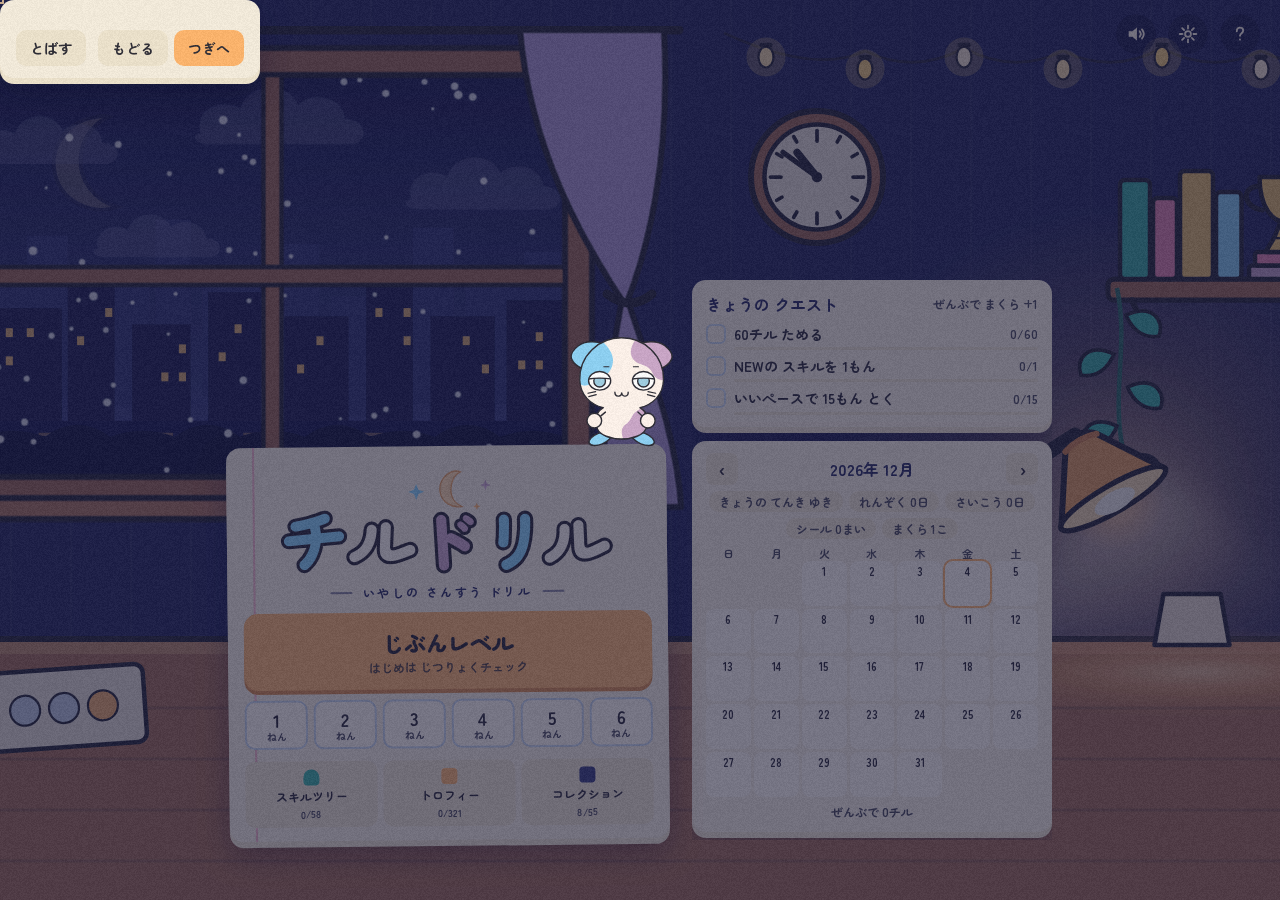
<file: app/index.html>
<!doctype html>
<html lang="ja">
<head>
  <meta charset="utf-8">
  <meta name="viewport" content="width=device-width, initial-scale=1, viewport-fit=cover">
  <meta name="theme-color" content="#2A2D5E">
  <meta name="description" content="Lo-Fiを流しながら、チルネコと並んで静かに続ける算数ドリル。">
  <title>チルドリル</title>
  <link rel="icon" href="icon.svg" type="image/svg+xml">
  <link rel="stylesheet" href="style.css">
  <script type="module" src="js/main.js"></script>
</head>
<body class="screen-title-on">
  <div id="room" class="room" aria-hidden="true"></div>
  <div class="breath-glow" id="breath-glow" aria-hidden="true"></div>
  <div id="grain" class="grain" aria-hidden="true"></div>

  <main id="app">
    <!-- Top bar: tape progress (play), sound, stop, settings -->
    <header class="bar" id="bar">
      <div class="tape" id="tape" role="progressbar" aria-label="きょくの すすみぐあい" aria-valuemin="0" aria-valuemax="100" aria-valuenow="0">
        <svg viewBox="0 0 120 50"><rect x="2" y="4" width="116" height="42" rx="7" class="tape-body"/><rect x="14" y="37" width="92" height="5" rx="2.5" class="tape-track"/><rect x="14" y="37" width="0" height="5" rx="2.5" class="tape-fill" id="tape-fill"/><rect x="18" y="13" width="84" height="20" rx="10" class="tape-window"/><g class="reel" id="reel-l"><circle cx="38" cy="23" r="7"/><path d="M38 16 L38 30 M31 23 L45 23"/></g><g class="reel" id="reel-r"><circle cx="82" cy="23" r="7"/><path d="M82 16 L82 30 M75 23 L89 23"/></g><circle cx="38" cy="23" r="9" class="spool" id="spool-l"/><circle cx="82" cy="23" r="9" class="spool" id="spool-r"/></svg>
      </div>
      <div class="tape-rack" id="tape-rack" role="img" hidden></div>
      <span class="clock" id="clock" hidden></span>
      <span class="chill-chip" id="chill-chip" aria-label="きょうの チル">0チル</span>
      <span class="demo-chip" id="demo-chip" hidden>じどう プレイちゅう・タップで おわる</span>
      <span class="spacer"></span>
      <button type="button" class="icon-btn" id="mute" aria-label="音を けす" aria-pressed="false"><svg viewBox="0 0 24 24" aria-hidden="true"><path d="M4 9 H8 L13 5 V19 L8 15 H4 Z" class="ico"/><path d="M16 9 Q18.5 12 16 15 M18.5 7 Q22.5 12 18.5 17" class="ico-line on"/><path d="M16.5 9.5 L21.5 14.5 M21.5 9.5 L16.5 14.5" class="ico-line off"/></svg></button>
      <button type="button" class="icon-btn" id="open-settings" aria-label="せってい" aria-haspopup="dialog"><svg viewBox="0 0 24 24" aria-hidden="true"><circle cx="12" cy="12" r="3.2" class="ico-line"/><path d="M12 3 V6 M12 18 V21 M3 12 H6 M18 12 H21 M5.6 5.6 L7.8 7.8 M16.2 16.2 L18.4 18.4 M5.6 18.4 L7.8 16.2 M16.2 7.8 L18.4 5.6" class="ico-line"/></svg></button>
      <button type="button" class="icon-btn" id="open-guide" aria-label="あそびかた" aria-haspopup="dialog"><svg viewBox="0 0 24 24" aria-hidden="true"><path d="M8.5 9 C8.5 6.5 10 5 12 5 C14 5 15.5 6.5 15.5 8.5 C15.5 11 12 11.5 12 14 M12 18 V18.2" class="ico-line"/></svg></button>
      <button type="button" class="stop-btn" id="stop" hidden>ここまで</button>
    </header>

    <div class="stage" id="stage">
      <div id="neko-host" class="neko-host" aria-hidden="true"></div>

      <!-- Title: the cover of the notebook -->
      <section id="screen-title" class="screen is-active" aria-labelledby="logo">
        <div class="cover paper">
          <h1 id="logo" class="logo" aria-label="チルドリル いやしの さんすう ドリル"><svg class="logo-mark" viewBox="0 0 360 132" aria-hidden="true">
            <g class="logo-sky"><path class="logo-moon" d="M190 8 C178 10 171 21 173 32 C175 43 186 50 197 48 C190 45 185 38 185 29 C185 20 189 12 196 9 C194 8 192 8 190 8 Z"/><path class="logo-star" d="M146 22 L148.5 28.5 L155 31 L148.5 33.5 L146 40 L143.5 33.5 L137 31 L143.5 28.5 Z"/><path class="logo-star s2" d="M224 18 L225.6 22.4 L230 24 L225.6 25.6 L224 30 L222.4 25.6 L218 24 L222.4 22.4 Z"/><path class="logo-star s3" d="M214 44 L215 46.8 L218 48 L215 49.2 L214 52 L213 49.2 L210 48 L213 46.8 Z"/></g>
            <text class="logo-word" x="180" y="116" text-anchor="middle" rotate="-5 3 -3 4 -2"><tspan class="c1">チ</tspan><tspan class="c2" dy="-3">ル</tspan><tspan class="c3" dy="4">ド</tspan><tspan class="c1" dy="-4">リ</tspan><tspan class="c2" dy="3">ル</tspan></text>
          </svg><small>いやしの さんすう ドリル</small></h1>
          <div class="modes" id="modes">
            <button type="button" id="start" class="big-btn">じぶんレベル<small id="level-sub">はじめは じつりょくチェック</small></button>
            <button type="button" id="start-review" class="sub-btn" hidden>ふくしゅう <b id="review-count">0</b></button>
            <div class="grades" role="group" aria-label="学年べつ">
              <button type="button" data-grade="1">1<small>ねん</small></button><button type="button" data-grade="2">2<small>ねん</small></button><button type="button" data-grade="3">3<small>ねん</small></button>
              <button type="button" data-grade="4">4<small>ねん</small></button><button type="button" data-grade="5">5<small>ねん</small></button><button type="button" data-grade="6">6<small>ねん</small></button>
            </div>
          </div>
          <div class="room-links">
            <button type="button" id="open-tree" class="link-btn"><i class="li plant" aria-hidden="true"></i>スキルツリー <b id="tree-badge"></b></button>
            <button type="button" id="open-trophy" class="link-btn"><i class="li shelf" aria-hidden="true"></i>トロフィー <b id="trophy-badge"></b></button>
            <button type="button" id="open-collect" class="link-btn"><i class="li radio" aria-hidden="true"></i>コレクション <b id="collect-badge"></b></button>
          </div>
        </div>
        <div class="title-cards">
          <section class="paper card quest-card" id="quests" aria-labelledby="quest-title">
            <div class="card-head"><h2 id="quest-title">きょうの クエスト</h2><span class="quest-reward" id="quest-reward"></span></div>
            <ol class="quest-list" id="quest-list"></ol>
          </section>
          <section class="paper card cal-card" id="calendar" aria-labelledby="cal-title">
            <div class="card-head">
              <button type="button" class="cal-nav" id="cal-prev" aria-label="前の月">‹</button>
              <h2 id="cal-title">カレンダー</h2>
              <button type="button" class="cal-nav" id="cal-next" aria-label="次の月">›</button>
            </div>
            <div class="cal-badges" id="cal-badges"></div>
            <div class="cal-week" aria-hidden="true"><span>日</span><span>月</span><span>火</span><span>水</span><span>木</span><span>金</span><span>土</span></div>
            <div class="cal-grid" id="cal-grid"></div>
            <p class="cal-total" id="cal-total"></p>
          </section>
        </div>
      </section>

      <!-- Play: the notebook and the keypad -->
      <section id="screen-play" class="screen" aria-label="けいさん">
        <div class="notebook paper" id="notebook">
          <div class="margin" aria-hidden="true"></div>
          <div class="page" aria-live="off"></div>
          <p class="step-label" id="step-label" aria-live="polite">&nbsp;</p>
          <div class="breath-guide intro" id="breath-guide" hidden aria-hidden="true"><i class="breath-orb"><b id="breath-count"></b></i><span class="breath-text">まずは いっしょに<br>しんこきゅう</span><span class="breath-cue" id="breath-cue"></span></div>
        </div>
        <div class="pad" id="pad" role="group" aria-label="すうじの にゅうりょく">
          <button type="button" data-key="7">7</button><button type="button" data-key="8">8</button><button type="button" data-key="9">9</button>
          <button type="button" data-key="4">4</button><button type="button" data-key="5">5</button><button type="button" data-key="6">6</button>
          <button type="button" data-key="1">1</button><button type="button" data-key="2">2</button><button type="button" data-key="3">3</button>
          <button type="button" data-key="Backspace" class="del" aria-label="1けた けす"><svg viewBox="0 0 24 24" aria-hidden="true"><path d="M8 6 H20 V18 H8 L3 12 Z" class="ico-line"/><path d="M11 9.5 L16 14.5 M16 9.5 L11 14.5" class="ico-line"/></svg></button><button type="button" data-key="0" class="zero">0</button>
        </div>
      </section>

      <!-- Result: the next page of the notebook -->
      <section id="screen-result" class="screen" aria-labelledby="result-title">
        <div class="paper sheet-card result-card">
          <p class="chip" id="result-title">きょうの ページ</p>
          <p class="score"><b id="r-score">100</b><span>てん</span></p>
          <p class="e-break" id="r-break"></p>
          <dl class="stats" id="r-stats"></dl>
          <div class="chill-sum" id="r-chill"></div>
          <div class="extras-row">
            <div class="timelapse" id="e-lapse"><div class="lapse-room room" id="e-lapse-room" aria-hidden="true"></div><ol class="lapse-note" id="e-lapse-note" aria-label="といた もんだい"></ol><span class="lapse-count" id="e-lapse-count" aria-hidden="true"></span><button type="button" class="mini-btn" id="e-lapse-play">タイムラプス ▶</button></div>
          </div>
          <div id="r-growth" class="growth"></div>
          <div id="r-skills" class="skill-news"></div>
          <div id="r-quests" class="quest-mini"></div>
          <div id="r-notes" class="quiet-notes"></div>
          <div id="e-mood" class="mood" hidden>
            <p>きょうの でき</p>
            <div class="mood-row" role="group" aria-label="きょうの でき"></div>
          </div>
        </div>
        <div class="actions" id="r-actions">
          <button type="button" class="big-btn" id="go-okawari">おかわり<small>カセットを もう 1ぽん。いっかいで せいかいが 8わり いじょうなら つぎの カセットへ（さいだい 5ほん）</small></button>
          <button type="button" class="big-btn" id="go-again" hidden>もう いちど</button>
          <button type="button" class="sub-btn" id="go-review" hidden>まちがえた もんだいを ふくしゅう</button>
          <button type="button" class="sub-btn" id="go-end">きょうは ここまで</button>
        </div>
      </section>

    </div>
  </main>

  <!-- Dialogs (paper cards over the room) -->
  <div class="dialog" id="dlg" hidden>
    <div class="dlg-veil" data-close></div>
    <section class="dlg-card paper" role="dialog" aria-modal="true" aria-labelledby="dlg-title">
      <header class="dlg-head"><h2 id="dlg-title"></h2><button type="button" class="dlg-x" data-close aria-label="とじる">×</button></header>
      <div class="dlg-body" id="dlg-body"></div>
      <footer class="dlg-foot" id="dlg-foot"></footer>
    </section>
  </div>
  <div class="toast" id="toast" role="status" aria-live="polite"></div>
</body>
</html>
</file>
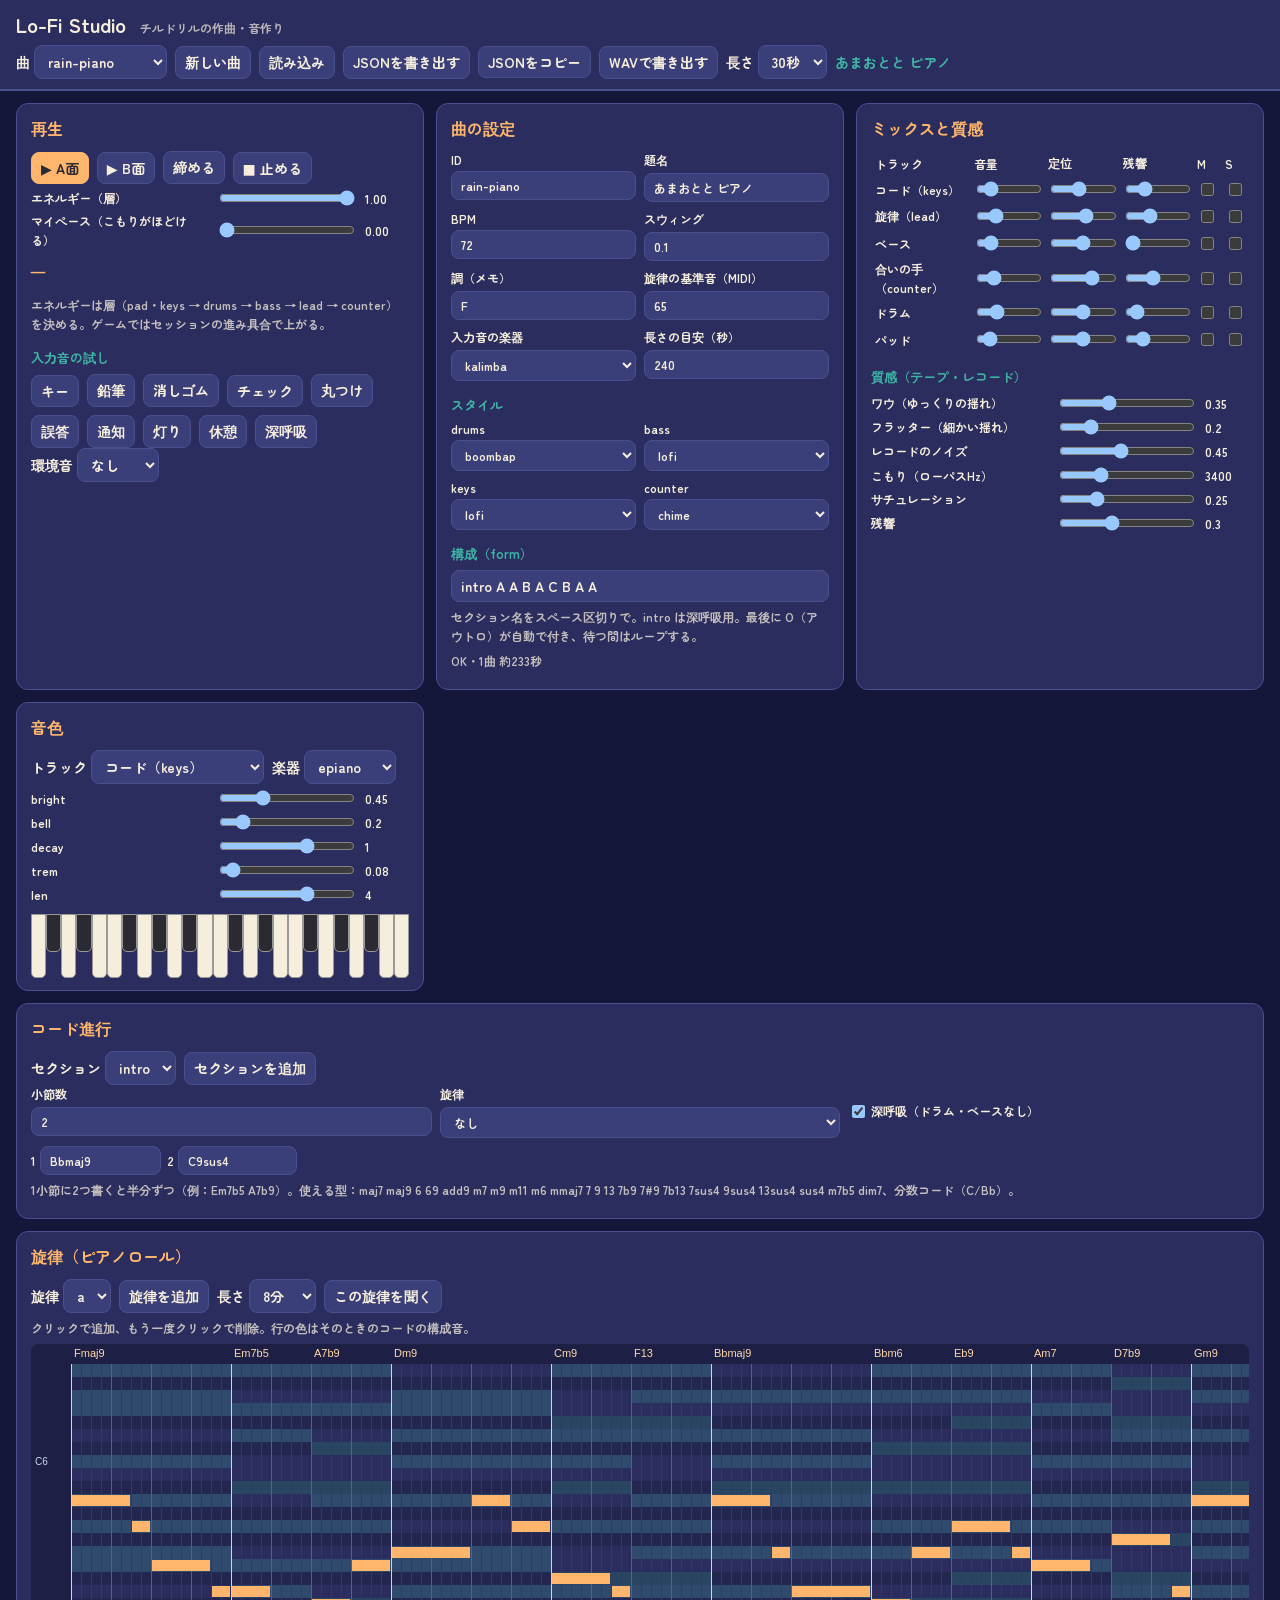
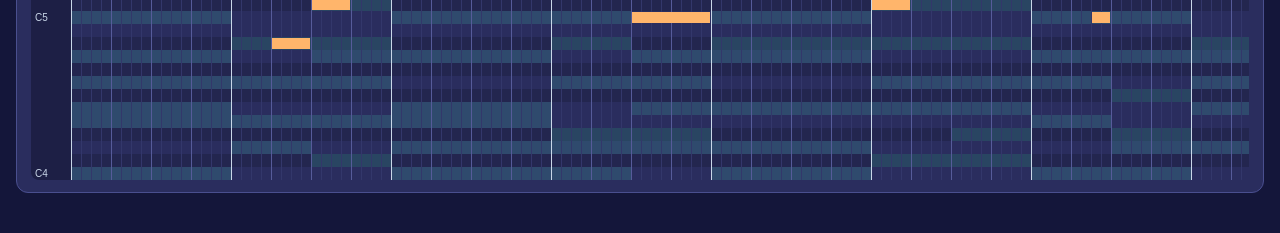
<file: tools/lofi-studio/index.html>
<!doctype html>
<html lang="ja">
<head>
  <meta charset="utf-8">
  <meta name="viewport" content="width=device-width, initial-scale=1">
  <title>Lo-Fi Studio — チルドリル</title>
  <link rel="stylesheet" href="studio.css">
  <script type="module" src="studio.js"></script>
</head>
<body>
  <header class="top">
    <h1>Lo-Fi Studio <small>チルドリルの作曲・音作り</small></h1>
    <div class="row">
      <label>曲 <select id="song-pick"></select></label>
      <button id="new-song" type="button">新しい曲</button>
      <label class="file">読み込み <input id="import" type="file" accept=".json,application/json"></label>
      <button id="export" type="button">JSONを書き出す</button>
      <button id="copy" type="button">JSONをコピー</button>
      <button id="render" type="button">WAVで書き出す</button>
      <label>長さ <select id="render-len"><option value="30">30秒</option><option value="60">60秒</option><option value="full">1曲</option></select></label>
      <span id="status" class="status" role="status"></span>
    </div>
  </header>

  <main class="grid">
    <section class="panel transport" aria-labelledby="h-transport">
      <h2 id="h-transport">再生</h2>
      <div class="row">
        <button id="play" type="button" class="primary">▶ A面</button>
        <button id="play-b" type="button">▶ B面</button>
        <button id="finish" type="button">締める</button>
        <button id="stop" type="button">■ 止める</button>
      </div>
      <label class="slider">エネルギー（層） <input id="energy" type="range" min="0" max="1" step="0.01" value="1"><output id="energy-v">1.00</output></label>
      <label class="slider">マイペース（こもりがほどける） <input id="flow" type="range" min="0" max="1" step="0.01" value="0"><output id="flow-v">0.00</output></label>
      <p class="pos" id="pos">—</p>
      <p class="hint">エネルギーは層（pad・keys → drums → bass → lead → counter）を決める。ゲームではセッションの進み具合で上がる。</p>
      <h3>入力音の試し</h3>
      <div class="row" id="sfx-row">
        <button data-sfx="key" type="button">キー</button><button data-sfx="write" type="button">鉛筆</button><button data-sfx="erase" type="button">消しゴム</button>
        <button data-sfx="check" type="button">チェック</button><button data-sfx="maru" type="button">丸つけ</button><button data-sfx="wrong" type="button">誤答</button>
        <button data-sfx="notify" type="button">通知</button><button data-sfx="lantern" type="button">灯り</button><button data-sfx="chime" type="button">休憩</button><button data-sfx="breath" type="button">深呼吸</button>
      </div>
      <label>環境音 <select id="ambient"><option value="none">なし</option><option value="rain">雨</option><option value="fire">焚き火</option><option value="cafe">カフェ</option><option value="insects">虫の声</option></select></label>
    </section>

    <section class="panel song" aria-labelledby="h-song">
      <h2 id="h-song">曲の設定</h2>
      <div class="fields">
        <label>ID <input id="f-id" type="text"></label>
        <label>題名 <input id="f-title" type="text"></label>
        <label>BPM <input id="f-bpm" type="number" min="60" max="100" step="1"></label>
        <label>スウィング <input id="f-swing" type="number" min="0" max="0.4" step="0.01"></label>
        <label>調（メモ） <input id="f-key" type="text"></label>
        <label>旋律の基準音（MIDI） <input id="f-leadbase" type="number" min="48" max="84"></label>
        <label>入力音の楽器 <select id="f-input"></select></label>
        <label>長さの目安（秒） <input id="f-target" type="number" min="60" max="600" step="10"></label>
      </div>
      <h3>スタイル</h3>
      <div class="fields" id="styles"></div>
      <h3>構成（form）</h3>
      <input id="f-form" type="text" class="wide" aria-describedby="form-hint">
      <p class="hint" id="form-hint">セクション名をスペース区切りで。intro は深呼吸用。最後に O（アウトロ）が自動で付き、待つ間はループする。</p>
      <p class="hint" id="validate"></p>
    </section>

    <section class="panel mixer" aria-labelledby="h-mixer">
      <h2 id="h-mixer">ミックスと質感</h2>
      <table class="mix"><thead><tr><th>トラック</th><th>音量</th><th>定位</th><th>残響</th><th>M</th><th>S</th></tr></thead><tbody id="mix-rows"></tbody></table>
      <h3>質感（テープ・レコード）</h3>
      <div id="fx-rows"></div>
    </section>

    <section class="panel inst" aria-labelledby="h-inst">
      <h2 id="h-inst">音色</h2>
      <div class="row">
        <label>トラック <select id="inst-track"></select></label>
        <label>楽器 <select id="inst-kind"></select></label>
      </div>
      <div id="inst-params"></div>
      <div class="keyboard" id="keyboard" aria-label="試し弾き"></div>
    </section>

    <section class="panel chords" aria-labelledby="h-chords">
      <h2 id="h-chords">コード進行</h2>
      <div class="row"><label>セクション <select id="sec-pick"></select></label><button id="sec-add" type="button">セクションを追加</button></div>
      <div class="fields">
        <label>小節数 <input id="sec-bars" type="number" min="1" max="16"></label>
        <label>旋律 <select id="sec-melody"></select></label>
        <label class="check"><input id="sec-breath" type="checkbox"> 深呼吸（ドラム・ベースなし）</label>
      </div>
      <div class="chord-cells" id="chord-cells"></div>
      <p class="hint">1小節に2つ書くと半分ずつ（例：Em7b5 A7b9）。使える型：maj7 maj9 6 69 add9 m7 m9 m11 m6 mmaj7 7 9 13 7b9 7#9 7b13 7sus4 9sus4 13sus4 sus4 m7b5 dim7、分数コード（C/Bb）。</p>
    </section>

    <section class="panel roll" aria-labelledby="h-roll">
      <h2 id="h-roll">旋律（ピアノロール）</h2>
      <div class="row">
        <label>旋律 <select id="mel-pick"></select></label>
        <button id="mel-new" type="button">旋律を追加</button>
        <label>長さ <select id="mel-len"><option value="1">16分</option><option value="2" selected>8分</option><option value="4">4分</option><option value="8">2分</option><option value="16">全</option></select></label>
        <button id="mel-play" type="button">この旋律を聞く</button>
      </div>
      <p class="hint">クリックで追加、もう一度クリックで削除。行の色はそのときのコードの構成音。</p>
      <div class="roll-wrap"><canvas id="roll" width="1280" height="420" aria-label="ピアノロール"></canvas></div>
    </section>
  </main>
</body>
</html>
</file>
<file: app/style.css>
/* チルドリル — styles. Tokens follow the design notes. */
@font-face { font-family: "Zen Maru Gothic"; src: url("fonts/zen-maru-gothic-bold.woff2") format("woff2"); font-weight: 700; font-display: swap; }
@font-face { font-family: "Zen Maru Gothic"; src: url("fonts/zen-maru-gothic-black.woff2") format("woff2"); font-weight: 900; font-display: swap; }

:root {
  --night-deep: #14163A; --night: #2A2D5E; --night-2: #3A3F7A;
  --lamp-c: #FFB56B; --lamp-soft: #FFD9A8; --paper: #F6EEDD; --paper-2: #EFE4CD;
  --rule: #C9D6E8; --margin: #F08BB0; --ink: #2B2A33; --graphite: #4A4A58; --pencil-red: #D9576A;
  --teal: #3FB3A3; --pink: #F08BB0; --lavender: #B0A0BE; --sage: #9BB0A5;
  --wood: #A86F52; --wood-dark: #7A4B38; --key: #F3E6CF; --key-edge: #C9B48F;
  --sky-top: #1E2250; --sky-bot: #4A4F8F; --wall: #2A2D5E; --lamp: .85; --stars: .7;
  --room-h: 30dvh; --overlap: 5.5dvh; --pad-key: 56px;
  --ease: cubic-bezier(.33, 0, .2, 1);
  color-scheme: light;
}
* { box-sizing: border-box; }
html, body { height: 100%; }
body {
  margin: 0; overflow: hidden; background: var(--night-deep); color: var(--ink);
  font-family: "Zen Maru Gothic", "Hiragino Maru Gothic ProN", system-ui, sans-serif; font-weight: 700;
  -webkit-tap-highlight-color: transparent; overscroll-behavior: none;
}
button { font: inherit; color: inherit; cursor: pointer; touch-action: manipulation; }
button:focus-visible, [tabindex]:focus-visible { outline: 3px solid var(--lamp-c); outline-offset: 2px; }
[hidden] { display: none !important; }

/* ---------------------------------------------------------------- room */
.room { position: fixed; inset: 0 0 auto 0; height: var(--room-h); overflow: hidden; z-index: 0; transition: height 1.2s var(--ease); }
.room-svg { width: 100%; height: 100%; display: block; }
.room .wall { fill: var(--wall); transition: fill 2s linear; }
/* Picture-book night (id031, DESIGN.md 4.3 A): ink outlines, flat pastel fills, soft round glows. */
.room { --o: #2B2A33; }
.room .beam { fill: rgba(0, 0, 0, .18); }
.room .log { stroke: rgba(0, 0, 0, .14); stroke-width: 3; }
.room .shoji path { stroke: rgba(246, 238, 221, .16); stroke-width: 6; }
.room .cafe-sign path { fill: #3A3F7A; stroke: var(--o); stroke-width: 3; }
.room .cafe-sign text { fill: var(--pink); font: 900 28px "Zen Maru Gothic", sans-serif; }
.room .seat { fill: #7A4B38; }
.room .lights-wire { fill: none; stroke: var(--o); stroke-width: 2; opacity: .8; }
.room .bulb-cap { stroke: var(--o); stroke-width: 3; stroke-linecap: round; }
.room .bulb-g { fill: #FFE3A8; stroke: var(--o); stroke-width: 1.5; } .room .bulb-g.b1 { fill: #FFD27A; } .room .bulb-g.b2 { fill: #FFEFD0; }
.room .bulb-glow { fill: #FFD27A; opacity: calc(.12 + var(--lamp) * .18); animation: twinkle 7s ease-in-out infinite; } .room .bulb-glow.b1 { animation-delay: -2.3s; } .room .bulb-glow.b2 { animation-delay: -4.6s; }
@keyframes twinkle { 0%, 100% { opacity: calc(.1 + var(--lamp) * .15); } 50% { opacity: calc(.2 + var(--lamp) * .25); } }
.room .frame { fill: #A86F52; stroke: var(--o); stroke-width: 4; stroke-linejoin: round; }
.room .mullion { fill: #A86F52; stroke: var(--o); stroke-width: 3; }
.room .sill { fill: #B97C5C; stroke: var(--o); stroke-width: 4; }
.room .rod { stroke: var(--o); stroke-width: 6; stroke-linecap: round; }
.room .curtain { fill: #B9A3D6; stroke: var(--o); stroke-width: 4; stroke-linejoin: round; transform-origin: 50% 0; transform-box: fill-box; }
.room .tieback { fill: none; stroke: var(--o); stroke-width: 6; stroke-linecap: round; }
.room .stars { opacity: var(--stars); transition: opacity 3s linear; }
.room .star { fill: #FFF6D8; }
.room .moon { fill: #FFE3A8; stroke: var(--o); stroke-width: 2.5; }
.room .moonlate { opacity: var(--moon-late, 0); transition: opacity 4s linear; }
.room .ev-fullmoon .moonlate, .room-svg.ev-fullmoon .moonlate { opacity: 0; }
.room .clouds { opacity: 0; transition: opacity 3s linear; }
.room .cloud { fill: #6E6F9E; transform-box: fill-box; }
.room .wx-dim { fill: #1A1C40; opacity: 0; pointer-events: none; transition: opacity 3s linear; }
.room-svg.wx-cloudy .clouds { opacity: .55; }
.room-svg.wx-rain .clouds { opacity: .75; } .room-svg.wx-snow .clouds { opacity: .45; }
.room-svg.wx-cloudy .stars { opacity: calc(var(--stars) * .35); }
.room-svg.wx-cloudy .moonlate { opacity: calc(var(--moon-late, 0) * .7); }
.room-svg.wx-rain .stars, .room-svg.wx-snow .stars { opacity: 0; }
.room-svg.wx-rain .moonlate, .room-svg.wx-snow .moonlate { opacity: calc(var(--moon-late, 0) * .25); }
.room-svg.wx-rain .wx-dim { opacity: .28; } .room-svg.wx-snow .wx-dim { opacity: .12; } .room-svg.wx-cloudy .wx-dim { opacity: .1; }
.room .city2 .far { fill: #3B3F78; } .room .city2 .mid { fill: #22254F; } .room .city2 .litwin { fill: #FFC877; }
.room .city2 .river { fill: #1C2050; } .room .city2 .glint { fill: #FFC877; opacity: .45; } .room .city2 .bush { fill: #16183A; }
.room .city rect { fill: #161837; }
.room .neon .t { fill: var(--teal); } .room .neon .p { fill: var(--pink); } .room .neon .l { fill: var(--lamp-c); }
.room .sea { fill: #1B2453; } .room .wave { fill: none; stroke: #6E86C2; stroke-width: 2; opacity: .6; }
.room .trees, .room .hill { fill: #121436; } .room .milky ellipse { fill: rgba(255, 246, 216, .12); }
.room .street { fill: #2B2140; } .room .sakura-trees circle { fill: #E8A3BD; opacity: .9; }
.room .snowfield { fill: #DDE6F3; } .room .house { fill: #4A3F6A; } .room .lit { fill: var(--lamp-c); }
.room .weather { width: 100%; height: 100%; display: block; }
.room .clock-rim { fill: #A86F52; stroke: var(--o); stroke-width: 4; } .room .clock-face { fill: #F6EEDD; stroke: var(--o); stroke-width: 3; }
.room .clock-tick { stroke: var(--o); stroke-width: 2.5; stroke-linecap: round; } .room .clock-h, .room .clock-m { stroke: var(--o); stroke-linecap: round; } .room .clock-h { stroke-width: 5; } .room .clock-m { stroke-width: 3.5; } .room .clock-pin { fill: var(--o); }
.room .wood { fill: #A86F52; stroke: var(--o); stroke-width: 3.5; } .room .bracket { stroke: var(--o); stroke-width: 4; stroke-linecap: round; }
.room .book { stroke: var(--o); stroke-width: 3; }
.room .book.b1 { fill: var(--teal); } .room .book.b2 { fill: var(--pink); } .room .book.b3 { fill: #F2C46B; } .room .book.b4 { fill: #8ED3F5; } .room .book.b5 { fill: #CBA7C8; }
.room .cup { fill: #F2C46B; stroke: var(--o); stroke-width: 3; stroke-linejoin: round; } .room .cup-handle { fill: none; stroke: var(--o); stroke-width: 3.5; stroke-linecap: round; }
.room .vine { fill: none; stroke: #2E6D62; stroke-width: 3; } .room .leaf2 { fill: #3FB3A3; stroke: var(--o); stroke-width: 2.5; }
.room .desk { fill: #B07654; } .room .plank { stroke: rgba(43, 42, 51, .18); stroke-width: 2; }
.room .desk-edge { fill: #C8906A; } .room .desk-line { stroke: var(--o); stroke-width: 4; }
.room .lamp-glow, .room .lamp-pool { opacity: var(--lamp); transition: opacity 3.5s ease-in-out; }
/* The light falls from the shade's opening down to the desk (id064): a soft
   cone, a pool where it lands and a halo at the bulb, all following --lamp. */
.room .lamp-cone { opacity: calc(var(--lamp) * .85); transition: opacity 3.5s ease-in-out; mix-blend-mode: screen; pointer-events: none; }
.room .bulb-halo { opacity: calc(.4 + var(--lamp) * .5); transition: opacity 3.5s ease-in-out; }
.room .lamp-base { fill: #F2A65A; stroke: var(--o); stroke-width: 4; }
.room .lamp-arm { fill: none; stroke: var(--o); stroke-width: 10; stroke-linecap: round; stroke-linejoin: round; }
.room .lamp-joint { fill: #F2A65A; stroke: var(--o); stroke-width: 3; }
.room .lamp-shade { fill: #F2A65A; stroke: var(--o); stroke-width: 4; stroke-linejoin: round; }
.room .bulb { fill: #FFFBEF; }
/* The shade (id064): a cone from a small rounded top to a wide rim; its mouth
   is an ellipse fitted to the rim, lit from inside, the bulb glowing in it. */
.room .lamp-mouth { fill: #FFE2B0; stroke: var(--o); stroke-width: 3.5; }
.room .lamp-band { fill: none; stroke: #D9884A; stroke-width: 4; stroke-linecap: round; }
.room .mugbody { fill: #F6EEDD; stroke: var(--o); stroke-width: 4; stroke-linejoin: round; } .room .mughandle { fill: none; stroke: var(--o); stroke-width: 5; } .room .mugband { stroke: var(--pink); stroke-width: 5; }
.room .steam { fill: none; stroke: #F6EEDD; stroke-width: 3.5; stroke-linecap: round; }
.room .pot { fill: #F3E6CF; stroke: var(--o); stroke-width: 3; stroke-linejoin: round; }
.room .stem { fill: none; stroke: #2E6D62; stroke-width: 3; }
.room .leaf, .room .leafy { fill: var(--teal); stroke: var(--o); stroke-width: 1.8; }
.room .petal { fill: #F7B6C8; stroke: var(--o); stroke-width: 1.4; } .room .pistil { fill: #FFD27A; stroke: var(--o); stroke-width: 1.2; }
.room .plantpot.new { animation: pot-set .9s var(--ease) 1s both; } /* after Chill-Neko has carried it in */
@keyframes pot-set { 0% { opacity: 0; transform: translateY(-14px); } 60% { opacity: 1; transform: translateY(2px); } 100% { opacity: 1; transform: none; } }
body.still .room .plantpot.new, body.still .room .bulb-glow { animation: none; }
.room .radio { fill: #5FB8B0; stroke: var(--o); stroke-width: 4; } .room .spk { fill: #2A2D5E; stroke: var(--o); stroke-width: 3; } .room .radio-tape { fill: #FFD9A8; stroke: var(--o); stroke-width: 2.5; } .room .radio-reel { fill: #2A2D5E; } .room .radio-handle { fill: none; stroke: var(--o); stroke-width: 5; stroke-linejoin: round; }
.room .bowl { fill: rgba(201, 214, 232, .45); stroke: var(--o); stroke-width: 2.5; } .room .fish { fill: #FF9A5C; }
.room .wax { fill: var(--paper); stroke: var(--o); stroke-width: 3; } .room .flame { fill: var(--lamp-c); }
.room .vinyl { fill: #22254F; stroke: var(--o); stroke-width: 3; } .room .label { fill: var(--pink); }
.room .globe { fill: #6E86C2; stroke: var(--o); stroke-width: 3; } .room .land { fill: var(--sage); }
.room .pillowbody { fill: #F7D6DF; stroke: var(--o); stroke-width: 4; stroke-linejoin: round; } .room .pillowline { fill: none; stroke: var(--o); stroke-width: 3; stroke-linecap: round; }
.room .card { fill: var(--paper); stroke: var(--o); stroke-width: 3; } .room .dot { fill: var(--rule); stroke: var(--o); stroke-width: 1.5; } .room .dot.new { fill: var(--lamp-c); }
.room .shade { fill: var(--night-deep); opacity: calc(.35 - var(--lamp) * .3); pointer-events: none; transition: opacity 3.5s ease-in-out; }
.room [data-hit] { cursor: pointer; pointer-events: auto; }
.grain { position: fixed; inset: 0; z-index: 30; pointer-events: none; opacity: .045; background-size: 180px 180px; }

/* ---------------------------------------------------------------- app frame */
#app { position: relative; z-index: 1; height: 100dvh; display: flex; flex-direction: column; pointer-events: none; }
#app > * { pointer-events: auto; }
.bar { display: flex; align-items: center; gap: 8px; padding: max(8px, env(safe-area-inset-top)) 12px 4px; min-height: 48px; position: relative; z-index: 5; }
.bar .spacer { flex: 1; }
.icon-btn { width: 40px; height: 40px; border-radius: 50%; border: 0; background: rgba(20, 22, 58, .55); display: grid; place-items: center; }
.icon-btn svg { width: 22px; height: 22px; }
.ico { fill: var(--paper); } .ico-line { fill: none; stroke: var(--paper); stroke-width: 2; stroke-linecap: round; stroke-linejoin: round; }
#mute .off { display: none; } #mute[aria-pressed="true"] .on { display: none; } #mute[aria-pressed="true"] .off { display: inline; }
.stop-btn { white-space: nowrap; border: 0; border-radius: 999px; padding: 8px 12px; background: rgba(20, 22, 58, .6); color: var(--paper); font-size: 14px; }
#tape { width: 84px; height: 36px; display: none; }
#tape svg { width: 100%; height: 100%; }
.tape-body { fill: #3A3F7A; stroke: var(--paper); stroke-width: 2; } .tape-window { fill: #22254F; }
.tape-track { fill: rgba(246, 238, 221, .22); } .tape-fill { fill: var(--lamp-c); }
.reel circle { fill: var(--paper); } .reel path { stroke: #3A3F7A; stroke-width: 2.5; }
.spool { fill: none; stroke: #8A5A44; stroke-width: 4; }
.chill-chip { display: none; color: var(--paper); font-size: 13px; background: rgba(20, 22, 58, .55); border-radius: 999px; padding: 4px 10px; white-space: nowrap; font-variant-numeric: tabular-nums; }
body.playing .chill-chip { display: inline-block; }
.demo-chip { color: var(--paper); font-size: 12px; background: rgba(20, 22, 58, .6); border-radius: 999px; padding: 4px 10px; white-space: nowrap; }
.clock { color: var(--paper); font-size: 14px; background: rgba(20, 22, 58, .55); border-radius: 999px; padding: 4px 10px; font-variant-numeric: tabular-nums; white-space: nowrap; }
body.playing #tape { display: block; }
/* おかわり: the cassette rack replaces the single tape (id048). Each cassette
   has its own colour; finished ones show their count; dashed slots up to five. */
body.playing.okawari-on #tape { display: none; }
body:not(.playing) .tape-rack { display: none; }
body.playing.okawari-on .bar { flex-wrap: wrap; }
.tape-rack { order: 10; flex-basis: 100%; display: flex; gap: 6px; align-items: flex-start; justify-content: flex-start; }
.rack-tape { display: flex; flex-direction: column; align-items: center; gap: 1px; width: 60px; }
.rack-tape svg { width: 60px; height: 25px; display: block; }
.rack-tape .tape-no { fill: var(--paper); font-size: 12px; font-weight: 900; text-anchor: middle; opacity: .85; }
.rack-n { min-height: 14px; font-size: 11px; line-height: 14px; color: var(--paper); text-shadow: 0 1px 2px rgba(20, 22, 58, .8); white-space: nowrap; font-variant-numeric: tabular-nums; }
.rack-tape.c0 .tape-body { fill: #3A3F7A; } .rack-tape.c1 .tape-body { fill: #2E7D74; } .rack-tape.c2 .tape-body { fill: #9C4E6E; } .rack-tape.c3 .tape-body { fill: #A8742E; } .rack-tape.c4 .tape-body { fill: #6B5AA8; }
.rack-tape.done svg { opacity: .8; }
.rack-tape.rolling svg { filter: drop-shadow(0 0 6px rgba(255, 181, 107, .55)); }
.rack-tape.empty svg > * { display: none; }
.rack-tape.empty svg { border: 2px dashed rgba(246, 238, 221, .35); border-radius: 8px; box-sizing: border-box; }
.e-tapes { display: flex; flex-wrap: wrap; justify-content: center; gap: 4px 10px; margin-top: 4px; }
.e-tape { display: inline-flex; align-items: center; gap: 4px; white-space: nowrap; }
.e-tape i { width: 14px; height: 9px; border-radius: 2px; background: #3A3F7A; }
.e-tape.c1 i { background: #2E7D74; } .e-tape.c2 i { background: #9C4E6E; } .e-tape.c3 i { background: #A8742E; } .e-tape.c4 i { background: #6B5AA8; }
body.playing #open-settings, body.playing #open-guide { display: none; }

.stage { position: relative; flex: 1; min-height: 0; display: flex; flex-direction: column; margin-top: calc(var(--room-h) - 48px - var(--overlap)); transition: margin-top 1.2s var(--ease); }
.screen { display: none; flex: 1; min-height: 0; flex-direction: column; }
.screen.is-active { display: flex; }
.paper { background: var(--paper); border-radius: 14px; box-shadow: 0 6px 0 var(--paper-2), 0 14px 30px rgba(10, 10, 40, .35); }

/* ---------------------------------------------------------------- title */
#screen-title { overflow-y: auto; padding: 0 14px 24px; gap: 14px; -webkit-overflow-scrolling: touch; }
.cover { position: relative; padding: 18px 16px 14px; transform: rotate(-.6deg); }
.cover::before { content: ""; position: absolute; left: 26px; top: 0; bottom: 0; width: 2px; background: var(--margin); opacity: .55; z-index: 0; }
/* The margin line runs under the buttons, not over them. */
.cover > * { position: relative; z-index: 1; }
.logo { margin: 0 0 12px; text-align: center; font-weight: 900; }
/* Title logo (id041): moonlit, hand-lettered round katakana in Chill-Neko's
   colours with an ink outline under the fill (concept logo_01). */
.logo-mark { display: block; width: min(320px, 82%); margin: 0 auto; overflow: visible; }
.logo-word { font-family: "Zen Maru Gothic", sans-serif; font-weight: 900; font-size: 74px; letter-spacing: -1px; stroke: var(--ink); stroke-width: 7px; stroke-linejoin: round; paint-order: stroke fill; }
.logo-word .c1 { fill: #8ED3F5; } .logo-word .c2 { fill: #FFF8EC; } .logo-word .c3 { fill: #CBA7C8; }
.logo-moon { fill: var(--lamp-soft); stroke: #E8A35F; stroke-width: 1.5; }
.logo-star { fill: #8ED3F5; } .logo-star.s2 { fill: #CBA7C8; } .logo-star.s3 { fill: var(--lamp-c); }
.logo small { display: flex; align-items: center; justify-content: center; gap: 10px; font-size: 12px; color: var(--night); margin-top: 2px; letter-spacing: .2em; font-weight: 700; }
.logo small::before, .logo small::after { content: ""; width: 22px; height: 1.5px; border-radius: 1px; background: currentColor; opacity: .55; }
.modes { display: grid; gap: 10px; }
.big-btn { border: 0; border-radius: 14px; padding: 14px 16px; background: var(--lamp-c); color: var(--ink); font-size: 22px; font-weight: 900; box-shadow: 0 4px 0 #D98E4A; display: grid; justify-items: center; }
.big-btn small { font-size: 12px; font-weight: 700; opacity: .8; }
.big-btn:active { transform: translateY(2px); box-shadow: 0 2px 0 #D98E4A; }
.sub-btn { border: 2px solid var(--night-2); border-radius: 12px; padding: 10px 14px; background: transparent; color: var(--night); font-size: 16px; }
.sub-btn b { background: var(--pink); color: #fff; border-radius: 999px; padding: 0 8px; margin-left: 4px; }
.grades { display: grid; grid-template-columns: repeat(6, 1fr); gap: 6px; }
.grades button { border: 2px solid var(--rule); border-radius: 10px; background: #fff8ec; padding: 8px 0 6px; font-size: 18px; display: grid; justify-items: center; line-height: 1.1; }
.grades small { font-size: 10px; color: var(--graphite); }
.length { display: flex; gap: 6px; align-items: center; flex-wrap: wrap; font-size: 13px; color: var(--graphite); }
.length button { border: 2px solid var(--rule); border-radius: 10px; background: #fff8ec; padding: 6px 10px; font-size: 14px; display: grid; justify-items: center; line-height: 1.15; flex: 1; }
.length button small { font-size: 10px; color: var(--graphite); }
.length button[aria-checked="true"] { border-color: var(--teal); background: #e3f4f1; }
.room-links { display: grid; grid-template-columns: repeat(3, 1fr); gap: 6px; margin-top: 12px; }
.link-btn { flex: 1; border: 0; border-radius: 10px; background: var(--paper-2); padding: 8px 4px 6px; font-size: 12px; display: grid; justify-items: center; gap: 2px; min-width: 0; white-space: nowrap; }
.link-btn b { font-size: 10px; color: var(--graphite); font-weight: 700; }
/* ふくしゅう on the cover: the same paper tone as the room links, opaque so the
   margin line passes behind it (id058). */
#start-review { border: 0; background: var(--paper-2); color: var(--ink); }
.li { width: 16px; height: 16px; border-radius: 4px; display: inline-block; }
.li.plant { background: var(--teal); border-radius: 50% 50% 4px 4px; } .li.shelf { background: var(--lamp-c); } .li.radio { background: var(--night-2); }
.title-cards { display: grid; gap: 14px; }
.card { padding: 12px 14px; }
.card-head { display: flex; align-items: center; justify-content: space-between; gap: 8px; }
.card h2 { margin: 0; font-size: 16px; color: var(--night); }
.quest-list { list-style: none; margin: 8px 0 0; padding: 0; display: grid; gap: 6px; }
.quest-list li { display: grid; grid-template-columns: 22px 1fr auto; gap: 6px; align-items: center; font-size: 14px; position: relative; padding-bottom: 6px; }
.quest-list li.go { cursor: pointer; }
.qchk { width: 20px; height: 20px; border: 2px solid var(--rule); border-radius: 6px; display: grid; place-items: center; }
.quest-list li.done .qchk { background: var(--teal); border-color: var(--teal); }
.quest-list li.done .qt { color: var(--graphite); }
.qchk svg { width: 14px; height: 14px; stroke: #fff; }
.qp { font-size: 12px; color: var(--graphite); font-variant-numeric: tabular-nums; }
.qbar { position: absolute; left: 28px; right: 0; bottom: 0; height: 3px; background: var(--paper-2); border-radius: 2px; }
.qbar::after { content: ""; position: absolute; inset: 0 auto 0 0; width: calc(var(--p) * 100%); background: var(--teal); border-radius: 2px; }
.quest-reward { font-size: 12px; color: var(--graphite); }
.cal-nav { border: 0; background: var(--paper-2); border-radius: 8px; width: 32px; height: 32px; font-size: 18px; }
.cal-badges { display: flex; flex-wrap: wrap; gap: 6px; margin: 6px 0; font-size: 12px; color: var(--graphite); justify-content: center; }
.cal-badges span { background: var(--paper-2); border-radius: 999px; padding: 2px 10px; }
.cal-week, .cal-grid { display: grid; grid-template-columns: repeat(7, 1fr); gap: 3px; text-align: center; }
.cal-week { font-size: 11px; color: var(--graphite); }
.cal-day { aspect-ratio: 1; border: 0; border-radius: 8px; background: #fff8ec; font-size: 11px; position: relative; padding: 2px; display: flex; flex-direction: column; align-items: center; justify-content: flex-start; }
.cal-day.empty { background: transparent; }
.cal-day.today { outline: 2px solid var(--lamp-c); }
.cal-day .pawmark { width: 60%; margin-top: 1px; fill: var(--pink); }
.cal-day .mood-ic { position: absolute; right: 1px; bottom: 1px; width: 38%; }
.cal-day .stk { position: absolute; left: 2px; bottom: 2px; width: 30%; }
.cal-day .nocount { position: absolute; inset: 20% 15% auto auto; font-size: 10px; }
.cal-total { margin: 6px 0 0; text-align: center; font-size: 12px; color: var(--graphite); }

/* ---------------------------------------------------------------- notebook */
#screen-play { padding: 0 12px max(10px, env(safe-area-inset-bottom)); gap: 10px; }
.notebook { position: relative; flex: 1; min-height: 0; overflow: hidden; padding: 30px 12px 26px 34px;
  background-image: repeating-linear-gradient(to bottom, transparent 0 31px, var(--rule) 31px 32px); background-color: var(--paper); background-position: 0 14px; }
.notebook::before { content: ""; position: absolute; left: 24px; top: 0; bottom: 0; width: 2px; background: var(--margin); opacity: .7; }
.notebook .margin { position: absolute; left: 2px; top: 34px; width: 22px; display: grid; gap: 6px; justify-items: center; }
.msticker { width: 16px; height: 16px; border-radius: 4px; background: var(--lamp-c); clip-path: polygon(50% 0, 61% 35%, 98% 35%, 68% 57%, 79% 91%, 50% 70%, 21% 91%, 32% 57%, 2% 35%, 39% 35%); transform: rotate(-6deg); }
.msticker.pillow { background: var(--rule); clip-path: none; border-radius: 50%; }
.page { position: absolute; inset: 18px 12px 34px 34px; display: flex; flex-direction: column; justify-content: flex-start; gap: 4px; }
.block { display: flex; flex-direction: column; align-items: center; transition: opacity .9s var(--ease), transform .9s var(--ease), max-height .9s var(--ease); }
/* A solved problem drifts up and fades out completely (then it is removed). */
.block.past { position: absolute; top: 0; left: 0; right: 0; opacity: 0; transform: translateY(-28px) scale(.86); transform-origin: 50% 0; pointer-events: none; }
.block.capsule .sheet { outline: 3px dashed #E8A06A; outline-offset: 8px; border-radius: 6px; }
.qtitle { margin: 0 0 4px; font-size: 12px; color: var(--graphite); align-self: flex-start; }
.block.past .qtitle { display: none; }
.sheet { --cw: 48px; --ch: 48px; position: relative; display: grid; grid-template-columns: repeat(var(--cols), var(--cw)); grid-template-rows: repeat(var(--rows), var(--ch)); margin: 0 auto; }
.cell { display: grid; place-items: center; font-size: calc(var(--ch) * .66); line-height: 1; color: var(--ink); position: relative; font-variant-numeric: tabular-nums; }
.cell.given, .cell.op, .cell.word { font-weight: 900; }
.cell.word { font-size: calc(var(--ch) * .42); white-space: nowrap; }
.cell.op { color: var(--night-2); }
.cell.small, .cell.carry, .cell.mark { font-size: calc(var(--ch) * .38); align-items: end; }
.cell.mark { grid-auto-flow: column; justify-content: center; align-content: end; }
.cell.input { border-bottom: 2px dashed rgba(42, 45, 94, .2); }
.cell.input.active { background: linear-gradient(to top, rgba(255, 181, 107, .35), transparent 70%); border-bottom: 3px solid var(--lamp-c); }
.cell.input.hint, .cell.hint { background: rgba(63, 179, 163, .18); border-radius: 8px; }
.cell.hidden { visibility: hidden; }
.cell.struck::after { content: ""; position: absolute; left: 18%; right: 18%; top: 50%; height: 2px; background: var(--graphite); transform: rotate(-24deg); opacity: .7; }
.cell.dot { justify-self: end; align-self: end; width: 0; overflow: visible; font-size: calc(var(--ch) * .82); line-height: .9; color: var(--ink); pointer-events: none; z-index: 1; display: flex; justify-content: center; font-weight: 900; }
.cell.dot.hidden { visibility: hidden; }
/* Moving the points (id072): the old point is struck, the new one is marked. */
.cell.dot.moved { color: var(--graphite); opacity: .6; }
.cell.dot.moved::after { content: ""; position: absolute; bottom: 14%; left: -7px; width: 14px; height: 2px; background: var(--pencil-red, #D8586A); transform: rotate(-55deg); }
.cell.dot.newdot { color: #2E8C80; }
.cell.frac-n { align-items: end; } .cell.frac-d { align-items: start; }
.cell .mini { display: inline-block; width: calc(var(--ch) * .28); height: calc(var(--ch) * .4); }
.hline { border-bottom: 3px solid var(--ink); align-self: end; border-radius: 2px; }
.hline.hidden { visibility: hidden; }
.hline.fbar { align-self: end; border-bottom-width: 2px; margin: 0 10%; }
.bracket { border-left: 3px solid var(--ink); border-top: 3px solid var(--ink); border-top-left-radius: 14px 30px; }
.hand { position: absolute; inset: 6% 12%; width: 76%; height: 88%; overflow: visible; }
.hand path { fill: none; stroke: var(--graphite); stroke-width: 9; stroke-linecap: round; stroke-linejoin: round; }
.hand.soft path { stroke-width: 10; opacity: .75; }
.hand.ghost { opacity: .12; }
.cell .mini .hand { position: static; width: 100%; height: 100%; }
.check { position: absolute; right: -2px; bottom: 0; width: 34%; height: 34%; }
.check path { fill: none; stroke: var(--graphite); stroke-width: 2.6; stroke-linecap: round; stroke-linejoin: round; stroke-dasharray: 1 1; stroke-dashoffset: 0; }
.maru { position: absolute; overflow: visible; pointer-events: none; }
.maru path { fill: none; stroke: var(--pencil-red); stroke-width: 3.2; stroke-linecap: round; stroke-dasharray: 1 1; stroke-dashoffset: 1; opacity: .85; }
.stamp { position: absolute; width: 34px; height: 34px; }
.paw { width: 100%; height: 100%; fill: var(--pink); opacity: .9; }
.step-label { position: absolute; left: 34px; right: 12px; bottom: 6px; margin: 0; font-size: 12px; color: var(--graphite); text-align: center; min-height: 1.4em; }
.step-label b { color: var(--night); }
.step-label .help-text { color: #2E8C80; margin-left: 6px; }
.breath-guide { position: absolute; inset: 0; display: grid; place-items: center; align-content: center; gap: 12px; color: var(--graphite); font-size: 14px; }
.breath-guide i { width: 70px; height: 70px; border-radius: 50%; background: radial-gradient(circle, rgba(63, 179, 163, .35), rgba(63, 179, 163, .05)); border: 2px solid rgba(63, 179, 163, .5); animation: breathe 6.6s var(--ease) infinite; }
/* Breathing intro (id034): the light breathes with you (--b: 0 out .. 1 in). */
.breath-guide.intro i { animation: none; --b: 0; position: relative; display: grid; place-items: center; width: 92px; height: 92px; transform: scale(calc(.7 + var(--b) * .45));
  background: radial-gradient(circle, rgba(255, 217, 168, calc(.35 + var(--b) * .5)), rgba(255, 181, 107, .08) 70%); border: 2px solid rgba(255, 181, 107, calc(.35 + var(--b) * .4)); box-shadow: 0 0 calc(12px + var(--b) * 40px) rgba(255, 181, 107, calc(.2 + var(--b) * .45)); }
.breath-guide.intro b { font-size: 34px; line-height: 1; color: var(--ink); opacity: .75; font-variant-numeric: tabular-nums; transform: scale(calc(1 / (.7 + var(--b) * .45))); }
.breath-text { text-align: center; line-height: 1.6; font-size: 15px; color: var(--ink); }
.breath-cue { min-height: 1.4em; font-size: 13px; color: var(--graphite); }
.breath-glow { position: fixed; inset: 0; z-index: 0; pointer-events: none; opacity: 0; transition: opacity .6s linear;
  background: radial-gradient(ellipse 70% 60% at 50% 45%, rgba(255, 196, 130, .55), rgba(255, 181, 107, .12) 60%, rgba(255, 181, 107, 0) 85%); mix-blend-mode: screen; }
@keyframes breathe { 0%, 100% { transform: scale(.65); } 45% { transform: scale(1.25); } }

/* ---------------------------------------------------------------- keypad */
.pad { display: grid; grid-template-columns: repeat(3, 1fr); gap: 8px; padding: 10px; background: var(--wood); border-radius: 16px; box-shadow: inset 0 3px 0 rgba(255, 255, 255, .15), 0 8px 18px rgba(10, 10, 40, .35); }
.pad button { height: var(--pad-key); border: 0; border-radius: 12px; background: var(--key); box-shadow: 0 4px 0 var(--key-edge); font-size: 26px; font-weight: 900; color: var(--ink); transition: transform 80ms linear, box-shadow 80ms linear; }
.pad button.press, .pad button:active { transform: translateY(2px); box-shadow: 0 2px 0 var(--key-edge); }
.pad .zero { grid-column: span 2; }
.pad .del svg { width: 26px; height: 26px; }
.pad .del .ico-line { stroke: var(--ink); }

/* ---------------------------------------------------------------- result and end */
#screen-result { overflow-y: auto; padding: 0 14px 16px; gap: 12px; }
.sheet-card { padding: 16px 16px 14px 34px; position: relative; background-image: repeating-linear-gradient(to bottom, transparent 0 31px, var(--rule) 31px 32px); }
.sheet-card::before { content: ""; position: absolute; left: 24px; top: 0; bottom: 0; width: 2px; background: var(--margin); opacity: .7; }
.chip { display: inline-block; margin: 0; background: var(--night); color: var(--paper); border-radius: 999px; padding: 3px 12px; font-size: 13px; }
.score { margin: 6px 0; font-size: 18px; color: var(--night); } .score b { font-size: 56px; font-weight: 900; color: var(--pencil-red); margin-right: 4px; }
.score.small b { font-size: 40px; }
.stats { display: grid; grid-template-columns: repeat(2, 1fr); gap: 6px 12px; margin: 6px 0; }
.stats div { display: flex; justify-content: space-between; border-bottom: 1px dashed var(--rule); font-size: 14px; }
.stats dt { color: var(--graphite); } .stats dd { margin: 0; color: var(--ink); }
.stats .minor dt, .stats .minor dd { font-size: 12px; color: var(--graphite); }
.growth, .skill-news, .quest-mini, .quiet-notes { font-size: 13px; }
.growth p, .skill-news p, .quiet-notes p { margin: 6px 0; }
.growth .grew { color: #2E8C80; }
.quiet-notes .note { display: flex; gap: 6px; align-items: center; opacity: 0; animation: fadein .6s var(--ease) forwards; }
.quiet-notes .note i { width: 14px; height: 14px; background: var(--lamp-c); border-radius: 3px; flex: none; }
@keyframes fadein { to { opacity: 1; } }
.actions { display: grid; gap: 8px; }
.e-break { margin: 0; font-size: 13px; color: var(--graphite); }
.len-ctl { display: flex; align-items: center; gap: 8px; } .len-ctl input { flex: 1; } .len-ctl output { font-size: 13px; white-space: nowrap; min-width: 4.5em; }
.chill-sum { margin: 6px 0; font-size: 14px; } .chill-sum p { margin: 2px 0; } .chill-sum b { color: #2E8C80; font-size: 16px; }
.chill-by { font-size: 12px; color: var(--graphite); }
.chill-next { font-size: 12.5px; color: var(--graphite); margin: 2px 0 8px; }
.mood p { margin: 8px 0 4px; font-size: 14px; }
.mood-row { display: flex; gap: 6px; flex-wrap: wrap; }
.mood-row button { border: 2px solid var(--rule); background: #fff8ec; border-radius: 12px; padding: 6px 8px; font-size: 13px; display: grid; justify-items: center; gap: 2px; min-width: 62px; }
.mood-row button[aria-pressed="true"] { border-color: var(--pink); background: #fde8f0; }
.mood-row svg { width: 26px; height: 26px; }

/* ---------------------------------------------------------------- neko */
.neko-host { position: absolute; z-index: 4; pointer-events: none; transition: left .9s var(--ease), top .9s var(--ease); width: 0; height: 0; }
.neko-svg { position: absolute; left: 0; bottom: 0; transform: translateX(-50%); overflow: visible; }

/* ---------------------------------------------------------------- dialogs */
.dialog { position: fixed; inset: 0; z-index: 20; display: grid; place-items: center; padding: 16px; }
.dlg-veil { position: absolute; inset: 0; background: rgba(20, 22, 58, .45); }
.dlg-card { position: relative; width: min(560px, 100%); max-height: min(86dvh, 760px); display: flex; flex-direction: column; overflow: hidden; }
.dlg-head { display: flex; align-items: center; justify-content: space-between; padding: 12px 14px 6px 16px; }
.dlg-head h2 { margin: 0; font-size: 18px; color: var(--night); }
.dlg-x { border: 0; background: var(--paper-2); border-radius: 50%; width: 36px; height: 36px; font-size: 20px; }
.dlg-body { overflow-y: auto; padding: 4px 16px 12px; font-size: 14px; }
.dlg-foot { display: flex; gap: 8px; padding: 8px 16px 14px; justify-content: flex-end; flex-wrap: wrap; }
.dlg-foot:empty { display: none; }
.dlg-foot button { border: 0; border-radius: 12px; padding: 10px 16px; background: var(--paper-2); font-size: 15px; }
.dlg-foot button.primary { background: var(--lamp-c); }
.dlg-foot button.danger { background: #f3c6cf; }
.toast { position: fixed; left: 50%; bottom: 18px; transform: translateX(-50%); z-index: 25; background: var(--night); color: var(--paper); padding: 8px 14px; border-radius: 999px; font-size: 13px; opacity: 0; transition: opacity .4s var(--ease); pointer-events: none; }
.toast.on { opacity: .95; }

/* settings */
.set-row { display: grid; grid-template-columns: 1fr auto; gap: 8px; align-items: center; padding: 8px 0; border-bottom: 1px dashed var(--rule); }
.set-row input[type=range] { width: 160px; accent-color: var(--teal); }
.set-name { position: relative; display: flex; flex-wrap: wrap; align-items: center; gap: 4px 6px; min-width: 0; }
.set-row .info { width: 22px; height: 22px; flex: none; border-radius: 50%; border: 1.5px solid var(--rule); background: #fff8ec; color: var(--graphite); font-size: 12px; line-height: 1; padding: 0; }
.set-row.open .info { background: var(--night); border-color: var(--night); color: var(--paper); }
.set-desc { display: none; flex-basis: 100%; font-size: 12px; font-weight: 500; line-height: 1.55; color: var(--graphite); }
.set-row.open .set-desc { display: block; }
/* PC: hovering the name shows the explanation as a small card. */
@media (hover: hover) and (pointer: fine) {
  .set-row:not(.open) .set-name:hover .set-desc { display: block; position: absolute; left: 0; top: calc(100% + 4px); z-index: 5; width: min(300px, 70vw); padding: 7px 10px; border-radius: 8px; background: #FFF8EC; border: 1.5px solid var(--rule); box-shadow: 0 4px 12px rgba(20, 22, 58, .18); }
}
.set-row select { font: inherit; padding: 4px 8px; border-radius: 8px; border: 2px solid var(--rule); background: #fff8ec; }
.seg { display: flex; gap: 4px; } .seg button { border: 2px solid var(--rule); background: #fff8ec; border-radius: 8px; padding: 4px 10px; } .seg button[aria-pressed="true"] { border-color: var(--teal); background: #e3f4f1; }
.switch { width: 52px; height: 30px; border-radius: 15px; border: 0; background: var(--rule); position: relative; }
.switch::after { content: ""; position: absolute; left: 3px; top: 3px; width: 24px; height: 24px; border-radius: 50%; background: #fff; transition: left .2s var(--ease); }
.switch[aria-checked="true"] { background: var(--teal); } .switch[aria-checked="true"]::after { left: 25px; }

/* trophies, collection, tree */
.tabs { display: flex; gap: 4px; flex-wrap: wrap; margin-bottom: 8px; }
.tabs button { border: 0; border-radius: 999px; padding: 4px 10px; background: var(--paper-2); font-size: 12px; }
.tabs button[aria-pressed="true"] { background: var(--night); color: var(--paper); }
/* trophy list (id025): one folded paper row per series, Dopa Drill's layout */
.dialog.trophy .dlg-card { height: min(86dvh, 760px); }
.tr-filter { position: sticky; top: 0; z-index: 1; background: var(--paper); padding: 4px 0 8px; margin: 0; }
.tr-cat { margin: 14px 2px 6px; font-size: 13px; color: var(--graphite); letter-spacing: .08em; }
.tr-cat:first-child { margin-top: 2px; }
.tr-series { margin-bottom: 6px; border: 1.5px solid var(--paper-2); border-radius: 12px; background: #FFF8EC; box-shadow: 0 2px 0 rgba(43, 42, 51, .08); overflow: hidden; }
.tr-row { list-style: none; display: grid; grid-template-columns: 36px 1fr auto; align-items: center; column-gap: 10px; padding: 7px 12px 7px 8px; }
summary.tr-row { cursor: pointer; }
summary.tr-row::-webkit-details-marker { display: none; }
.tr-icon { width: 36px; height: 36px; }
.tr-icon svg, .tr-series li i svg { width: 100%; height: 100%; display: block; }
.tr-t { display: flex; flex-direction: column; min-width: 0; gap: 2px; }
.tr-t b { font-size: 14px; }
.tr-next { font-size: 11.5px; color: var(--graphite); word-break: keep-all; overflow-wrap: anywhere; line-height: 1.4; }
.tr-next.done { color: #2E8C80; }
.tr-n { font-size: 13px; color: var(--graphite); font-variant-numeric: tabular-nums; }
.tr-bar { display: block; height: 5px; border-radius: 3px; background: var(--paper-2); overflow: hidden; margin-top: 2px; }
.tr-bar i { display: block; height: 100%; border-radius: 3px; background: var(--lamp-c); }
.tr-soon { margin-bottom: 6px; border: 1.5px solid var(--paper-2); border-radius: 12px; background: #FFF8EC; }
.tr-series[open] > summary { border-bottom: 1.5px dashed var(--rule); }
.tr-series ul { list-style: none; margin: 0; padding: 6px 8px 8px; display: flex; flex-direction: column; gap: 3px; }
.tr-series li { display: grid; grid-template-columns: 28px 1fr auto; align-items: center; gap: 8px; padding: 3px 6px; border-radius: 8px; font-size: 12px; }
.tr-series li i { width: 28px; height: 28px; }
.tr-series li b { display: block; }
.tr-series li small { display: block; font-size: 10.5px; color: var(--graphite); font-weight: 500; }
.tr-series li small.rw { color: #2E8C80; }
.tr-series li:not(.got) { opacity: .55; }
.tr-series li.got { background: #FFF1D6; }
.tr-series li em { font-style: normal; font-size: 11px; color: var(--graphite); }
.tr-empty { text-align: center; color: var(--graphite); }
.items { display: grid; grid-template-columns: repeat(auto-fill, minmax(110px, 1fr)); gap: 8px; }
.item { border: 2px solid var(--rule); border-radius: 12px; background: #fff8ec; padding: 8px 6px; font-size: 12px; text-align: center; display: grid; gap: 4px; justify-items: center; }
.item[aria-pressed="true"] { border-color: var(--teal); background: #e3f4f1; }
.item.locked { opacity: .6; }
.item .sw { width: 54px; height: 40px; border-radius: 8px; background: var(--night); display: grid; place-items: center; overflow: hidden; }
.item .why { font-size: 10px; color: var(--graphite); }
.tree-wrap { overflow: auto; max-height: 62dvh; border-radius: 12px; background: var(--night); touch-action: pan-x pan-y; }
.tree-wrap svg { display: block; }
.tree-legend { display: flex; gap: 10px; flex-wrap: wrap; font-size: 11px; color: var(--graphite); margin: 6px 0; }
.skill-info p { margin: 6px 0; }
.stars-row { color: var(--lamp-c); letter-spacing: 2px; }
.guide-page { min-height: 180px; display: grid; gap: 8px; align-content: start; }
.guide-dots { display: flex; gap: 6px; justify-content: center; } .guide-dots i { width: 8px; height: 8px; border-radius: 50%; background: var(--rule); } .guide-dots i.on { background: var(--night); }
.bonus-card { display: grid; grid-template-columns: repeat(7, 1fr); gap: 4px; margin: 8px 0; }
.bonus-card .slot { aspect-ratio: 1; border-radius: 8px; background: var(--paper-2); display: grid; place-items: center; position: relative; }
.bonus-card .slot.got { background: #fff1d6; } .bonus-card .slot.today { outline: 3px solid var(--lamp-c); }
.bonus-card svg { width: 70%; }
.day-list { list-style: none; padding: 0; margin: 6px 0; display: grid; gap: 4px; } .day-list li { border-bottom: 1px dashed var(--rule); padding: 4px 0; font-size: 13px; }
.rest-view { display: grid; gap: 10px; justify-items: center; text-align: center; }

/* ---------------------------------------------------------------- screens by state */
body.screen-play-on { --room-h: 28dvh; }
body.screen-result-on { --room-h: 22dvh; }

@media (max-height: 700px) {
  :root { --pad-key: 48px; }
  body.screen-play-on { --room-h: 20dvh; }
  .notebook { padding-top: 24px; }
}

/* ---------------------------------------------------------------- PC */
@media (min-width: 900px) and (min-aspect-ratio: 1/1) {
  :root { --room-h: 100dvh; --pad-key: 64px; }
  body.screen-play-on, body.screen-result-on { --room-h: 100dvh; }
  .stage { margin-top: 0; padding: 0 4vw 4vh; justify-content: flex-end; }
  #screen-title { flex-direction: row; align-items: flex-end; justify-content: center; gap: 24px; overflow: visible; max-height: calc(100dvh - 60px); }
  /* The room shows around the cards: let taps on empty space reach it (pillow, sticker card, shelf). */
  #app > .stage, #screen-title { pointer-events: none; }
  #screen-title > *, .stage > .screen:not(#screen-title) { pointer-events: auto; }
  .cover { width: 440px; flex: none; }
  .title-cards { width: 360px; max-height: calc(100dvh - 80px); overflow-y: auto; padding-bottom: 8px; }
  #screen-play { flex-direction: row; align-items: flex-end; justify-content: center; gap: 28px; padding-bottom: 4vh; }
  .notebook { flex: none; width: min(560px, 46vw); height: min(62dvh, 560px); }
  .pad { width: 260px; flex: none; }
  #screen-result { align-items: center; justify-content: flex-end; }
  .sheet-card, .actions { width: min(520px, 90vw); }
  /* The tape and the top bar read at desk distance on a PC. */
  .bar { padding: 14px 20px 6px; gap: 12px; }
  #tape { width: 168px; height: 70px; }
  .clock { font-size: 18px; padding: 6px 14px; }
  /* On a PC the rack sits beside, at the single tape's size. */
  body.playing.okawari-on .bar { flex-wrap: nowrap; }
  .tape-rack { order: 0; flex-basis: auto; gap: 10px; }
  .rack-tape { width: 120px; }
  .rack-tape svg { width: 120px; height: 50px; }
  .rack-n { font-size: 14px; line-height: 18px; min-height: 18px; }
}

@media (prefers-reduced-motion: reduce) {
  .room, .stage, .block, .neko-host { transition: none !important; }
  .breath-guide i { animation: none; }
}
body.still .breath-guide i { animation: none; }
body.still .block, body.still .room, body.still .stage, body.still .neko-host { transition: none; }
.actions .sub-btn { border-color: rgba(246, 238, 221, .5); color: var(--paper); background: rgba(20, 22, 58, .35); }

/* end screen experiments: today's song and the timelapse */
.extras-row { display: grid; grid-template-columns: 1fr; gap: 10px; margin: 10px 0; }
.timelapse { position: relative; grid-column: 1 / -1; border-radius: 10px; overflow: hidden; background: var(--night); aspect-ratio: 16 / 10; }
.room.lapse-room { position: absolute; inset: 0; height: auto; z-index: 0; transition: none; }
.lapse-room .room-svg { width: 100%; height: 100%; }
.lapse-count { position: absolute; left: 8px; top: 6px; color: var(--paper); font-size: 12px; text-shadow: 0 1px 2px rgba(0, 0, 0, .6); }
.mini-btn { position: relative; border: 0; border-radius: 999px; padding: 5px 10px; background: var(--lamp-c); font-size: 12px; }
.timelapse .mini-btn { position: absolute; right: 6px; top: 6px; z-index: 2; }
/* The note in the timelapse: solved problems written in order (id040). */
.lapse-note { position: absolute; left: 6px; right: 17%; bottom: 6px; height: 46%; margin: 0; padding: 4px 8px 4px 22px; list-style: none; overflow-y: auto; border-radius: 6px; z-index: 1;
  background-color: rgba(246, 238, 221, .94); background-attachment: local; scroll-behavior: smooth;
  background-image: linear-gradient(to right, transparent 14px, rgba(240, 139, 176, .6) 14px 15.5px, transparent 15.5px), repeating-linear-gradient(to bottom, transparent 0 21px, var(--rule) 21px 22px); }
.lapse-note li { display: flex; align-items: center; gap: 6px; height: 22px; font-size: 11.5px; white-space: nowrap; overflow: hidden; text-overflow: ellipsis; color: var(--ink); opacity: 0; transform: translateY(4px); transition: opacity .25s var(--ease), transform .25s var(--ease); }
.lapse-note li.on { opacity: 1; transform: none; }
.lapse-note li span { overflow: hidden; text-overflow: ellipsis; }
.lapse-note li i { flex: none; width: 13px; height: 13px; border-radius: 50%; font-style: normal; font-size: 10px; line-height: 13px; text-align: center; }
.lapse-note li.ok i { border: 1.8px solid var(--pencil-red); }
.lapse-note li.fixed i { color: #2E8C80; }
.lapse-note:empty { display: none; }

/* guided tour with チルネコ */
.coach { position: fixed; inset: 0; z-index: 8; }
.coach-veil { position: absolute; inset: 0; }
.coach-hole { position: fixed; border-radius: 14px; box-shadow: 0 0 0 200vmax rgba(20, 22, 58, .58); pointer-events: none; transition: left .5s var(--ease), top .5s var(--ease), width .5s var(--ease), height .5s var(--ease); outline: 2px dashed rgba(255, 217, 168, .8); outline-offset: 2px; }
.coach-card { position: fixed; padding: 14px 16px 12px; transition: top .45s var(--ease), left .45s var(--ease); }
.coach-card h2 { margin: 0 0 4px; font-size: 17px; color: var(--night); }
.coach-card p { margin: 0 0 8px; font-size: 14px; line-height: 1.7; }
.coach-dots { display: flex; gap: 5px; justify-content: center; margin-bottom: 8px; }
.coach-dots i { width: 7px; height: 7px; border-radius: 50%; background: var(--rule); } .coach-dots i.on { background: var(--night); }
.coach-btns { display: flex; gap: 6px; align-items: center; } .coach-btns .sp { flex: 1; }
.coach-btns button { border: 0; border-radius: 10px; padding: 8px 14px; background: var(--paper-2); font-size: 14px; }
.coach-btns button.primary { background: var(--lamp-c); }
body.coaching .neko-host { z-index: 9; }
/* On the title チルネコ can be touched (id063); elsewhere it lets taps through. */
body.screen-title-on:not(.coaching) .neko-host .neko-svg { pointer-events: visiblePainted; cursor: pointer; }
body.still .coach-hole, body.still .coach-card { transition: none; }

/* skill tree: tiles read from the top (Dopa Drill's layout in Chill colours) */
.dialog.wide .dlg-card { width: min(980px, 100%); max-height: 92dvh; height: 92dvh; }
.dialog.wide .dlg-body { display: flex; flex-direction: column; min-height: 0; flex: 1; }
.tree-sum { margin: 0; font-size: 13px; color: var(--graphite); } .tree-sum b { color: var(--night); font-size: 16px; }
.tree-note { margin: 2px 0 6px; font-size: 11px; color: var(--graphite); }
.tree-scroll { flex: 1; min-height: 220px; overflow: auto; overscroll-behavior: contain; border-radius: 12px; background: var(--night); padding: 0 4px 24px; }
.tree-lanes { position: sticky; top: 0; z-index: 2; display: grid; grid-template-columns: repeat(4, 1fr); gap: 6px; padding: 6px 3px; background: var(--night); }
.tree-lanes span { text-align: center; font-size: 11px; padding: 3px 0; border-radius: 999px; background: var(--night-2); color: var(--lamp-soft); }
.tree { position: relative; }
.tree-links { position: absolute; inset: 0; width: 100%; height: 100%; overflow: visible; }
.tree-links path { fill: none; stroke: #4a4f8f; stroke-width: 2.4; stroke-linecap: round; stroke-linejoin: round; }
.tree-links path.on { stroke: var(--teal); }
.node { position: absolute; display: flex; flex-direction: column; align-items: center; justify-content: center; gap: 1px; padding: 3px; border: 2px solid var(--rule); border-radius: 12px; background: var(--paper); box-shadow: 0 3px 0 rgba(10, 10, 40, .35); font-size: 10.5px; line-height: 1.15; text-align: center; color: var(--ink); word-break: keep-all; overflow-wrap: anywhere; overflow: visible; -webkit-user-select: none; user-select: none; -webkit-touch-callout: none; }
.node .g { font-size: 9px; color: var(--graphite); }
.node.locked { background: #3A3F7A; border-color: #4a4f8f; color: #9ea3d6; box-shadow: none; }
.node.locked .g { color: #7e83b8; }
.node.new { background: #fff8ec; border-color: var(--sage); }
.node.learning { background: #e3f4f1; border-color: var(--teal); }
.node.mastered { background: linear-gradient(160deg, #fff6e6, var(--lamp-soft)); border-color: var(--lamp-c); }
.node.sel { outline: 3px solid var(--lamp-c); outline-offset: 2px; }
.node.holding { transform: scale(.95); transition: transform .12s; }
.node .ring { position: absolute; left: 6px; right: 6px; bottom: 3px; height: 3px; border-radius: 2px; background: linear-gradient(90deg, var(--teal) calc(var(--p) * 100%), rgba(42, 45, 94, .12) calc(var(--p) * 100%)); }
.node .tag { position: absolute; top: -9px; right: -6px; padding: 0 5px; border-radius: 999px; font-size: 9px; font-style: normal; line-height: 15px; }
.node .tag.new { background: var(--pink); color: #fff; }
.node .tag.dust { left: -6px; right: auto; background: #9a98a8; color: #fff; }
.node.dusty { background: linear-gradient(160deg, #f0ece4, #d9d4c8); }
.node .stars { position: absolute; left: 50%; bottom: -9px; transform: translateX(-50%); font-style: normal; font-size: 9px; letter-spacing: 1px; padding: 0 4px; border-radius: 999px; background: var(--night); color: var(--lamp-c); white-space: nowrap; }
.skill-info { flex: none; padding-top: 8px; font-size: 13px; }
.skill-info .hint-line { margin: 0; color: var(--graphite); font-size: 12px; }
</file>
<file: tools/lofi-studio/studio.css>
:root { color-scheme: dark; --night: #2A2D5E; --deep: #14163A; --paper: #F6EEDD; --lamp: #FFB56B; --teal: #3FB3A3; --pink: #F08BB0; --line: #4a4f8f; font-family: "Zen Maru Gothic", system-ui, sans-serif; }
@font-face { font-family: "Zen Maru Gothic"; src: url("../../app/fonts/zen-maru-gothic-bold.woff2") format("woff2"); font-weight: 700; }
* { box-sizing: border-box; }
body { margin: 0; background: var(--deep); color: var(--paper); font-weight: 700; font-size: 14px; }
.top { position: sticky; top: 0; z-index: 2; background: var(--night); padding: 10px 16px; border-bottom: 2px solid var(--line); }
h1 { margin: 0 0 6px; font-size: 20px; } h1 small { font-size: 12px; opacity: .7; margin-left: 8px; }
h2 { margin: 0 0 10px; font-size: 16px; color: var(--lamp); } h3 { margin: 14px 0 6px; font-size: 13px; color: var(--teal); }
.row { display: flex; flex-wrap: wrap; gap: 8px; align-items: center; }
.grid { display: grid; grid-template-columns: repeat(auto-fit, minmax(340px, 1fr)); gap: 12px; padding: 12px 16px 40px; }
.panel { background: var(--night); border: 1px solid var(--line); border-radius: 12px; padding: 12px 14px; min-width: 0; }
.roll, .chords { grid-column: 1 / -1; }
button, select, input[type=text], input[type=number] { font: inherit; color: var(--paper); background: #3A3F7A; border: 1px solid var(--line); border-radius: 8px; padding: 5px 9px; }
button { cursor: pointer; } button:hover { background: #4a4f8f; } button.primary { background: var(--lamp); color: #2B2A33; border-color: var(--lamp); }
button:focus-visible, input:focus-visible, select:focus-visible { outline: 2px solid var(--lamp); outline-offset: 2px; }
.file input { display: none; } .file { background: #3A3F7A; border: 1px solid var(--line); border-radius: 8px; padding: 5px 9px; cursor: pointer; }
.status { color: var(--teal); }
.fields { display: grid; grid-template-columns: repeat(auto-fit, minmax(150px, 1fr)); gap: 8px; }
.fields label { display: flex; flex-direction: column; gap: 3px; font-size: 12px; }
.wide { width: 100%; }
.slider { display: grid; grid-template-columns: 1fr 140px 44px; gap: 8px; align-items: center; font-size: 12px; margin: 4px 0; }
.hint { font-size: 12px; opacity: .75; margin: 6px 0; }
.pos { color: var(--lamp); min-height: 1.4em; }
.mix { width: 100%; border-collapse: collapse; font-size: 12px; } .mix th, .mix td { padding: 3px 4px; text-align: left; } .mix input[type=range] { width: 100%; }
.keyboard { display: flex; margin-top: 10px; height: 64px; }
.keyboard .k { flex: 1; background: var(--paper); border: 1px solid #999; border-radius: 0 0 5px 5px; padding: 0; min-width: 12px; }
.keyboard .k.b { background: #2B2A33; height: 60%; }
.chord-cells { display: grid; grid-template-columns: repeat(auto-fill, minmax(120px, 1fr)); gap: 6px; margin-top: 8px; }
.chord-cells label { display: flex; gap: 4px; align-items: center; font-size: 12px; } .chord-cells input { width: 100%; } .chord-cells input.bad { border-color: var(--pink); }
.check { flex-direction: row !important; align-items: center; }
.roll-wrap { overflow-x: auto; border-radius: 8px; } #roll { display: block; cursor: crosshair; }
</file>
